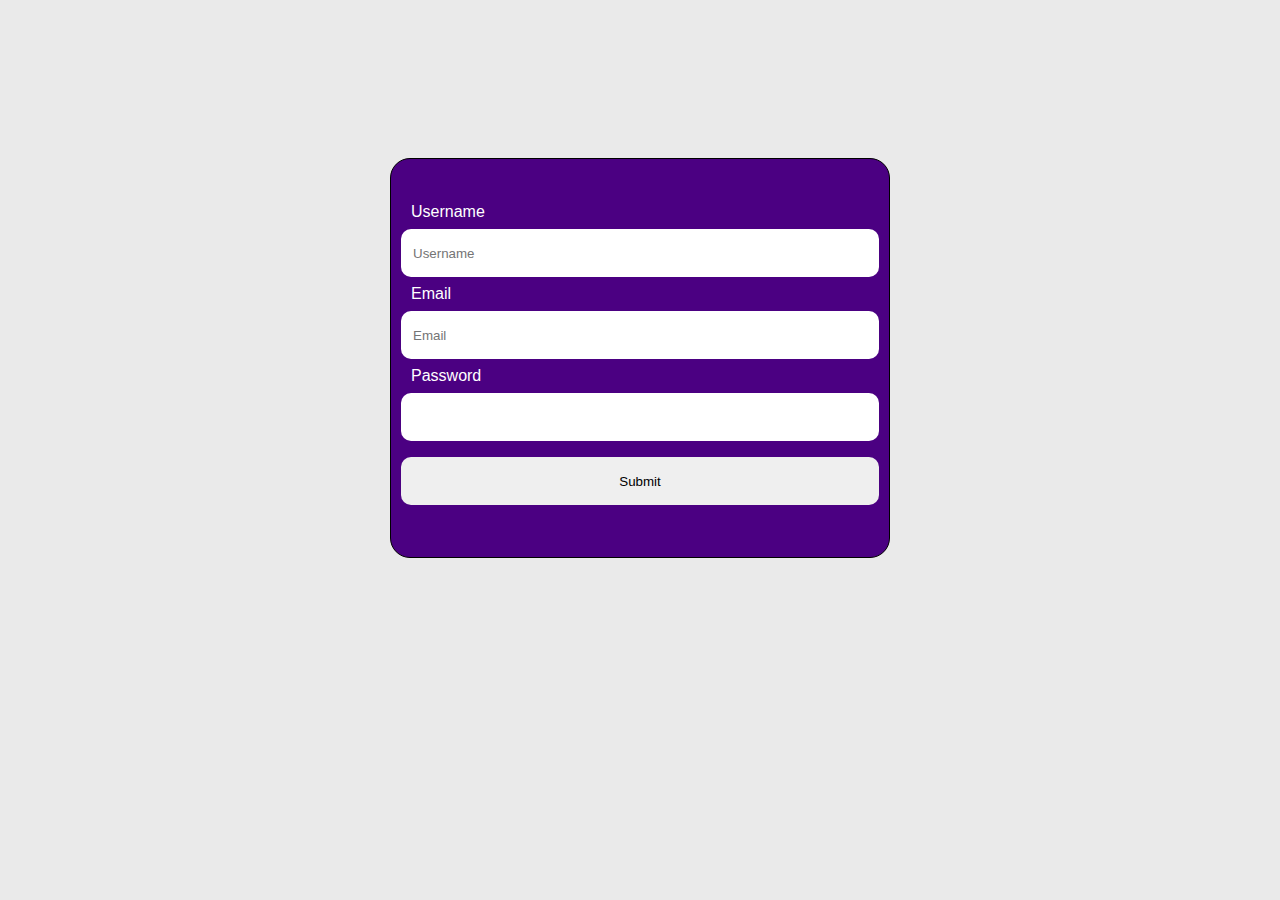
<file: index.html>
<!DOCTYPE html>
<html lang="en">
  <head>
    <meta charset="UTF-8" />
    <meta name="viewport" content="width=device-width, initial-scale=1.0" />
    <title>Document</title>
    <link rel="stylesheet" href="style.css" />
    <!-- Fonts -->
    <link rel="preconnect" href="https://fonts.googleapis.com" />
    <link rel="preconnect" href="https://fonts.gstatic.com" crossorigin />
    <link href="https://fonts.googleapis.com/css2?family=Quicksand:wght@300..700&display=swap" rel="stylesheet" />
  </head>
  <body>
    <header class="container">
      <div class="form-container">
        <form action="#">
          <label for="username" id="username">Username</label>
          <input type="text" id="username" name="username" placeholder="Username" />
          <label for="email" id="email">Email</label>
          <input type="email" id="email" name="email" placeholder="Email" />
          <label for="password" id="password">Password</label>
          <input type="password" id="password" name="password" />
          <input type="submit" value="Submit" id="submit" />
        </form>
      </div>
    </header>
    <script src="main1.js"></script>
  </body>
</html>
</file>
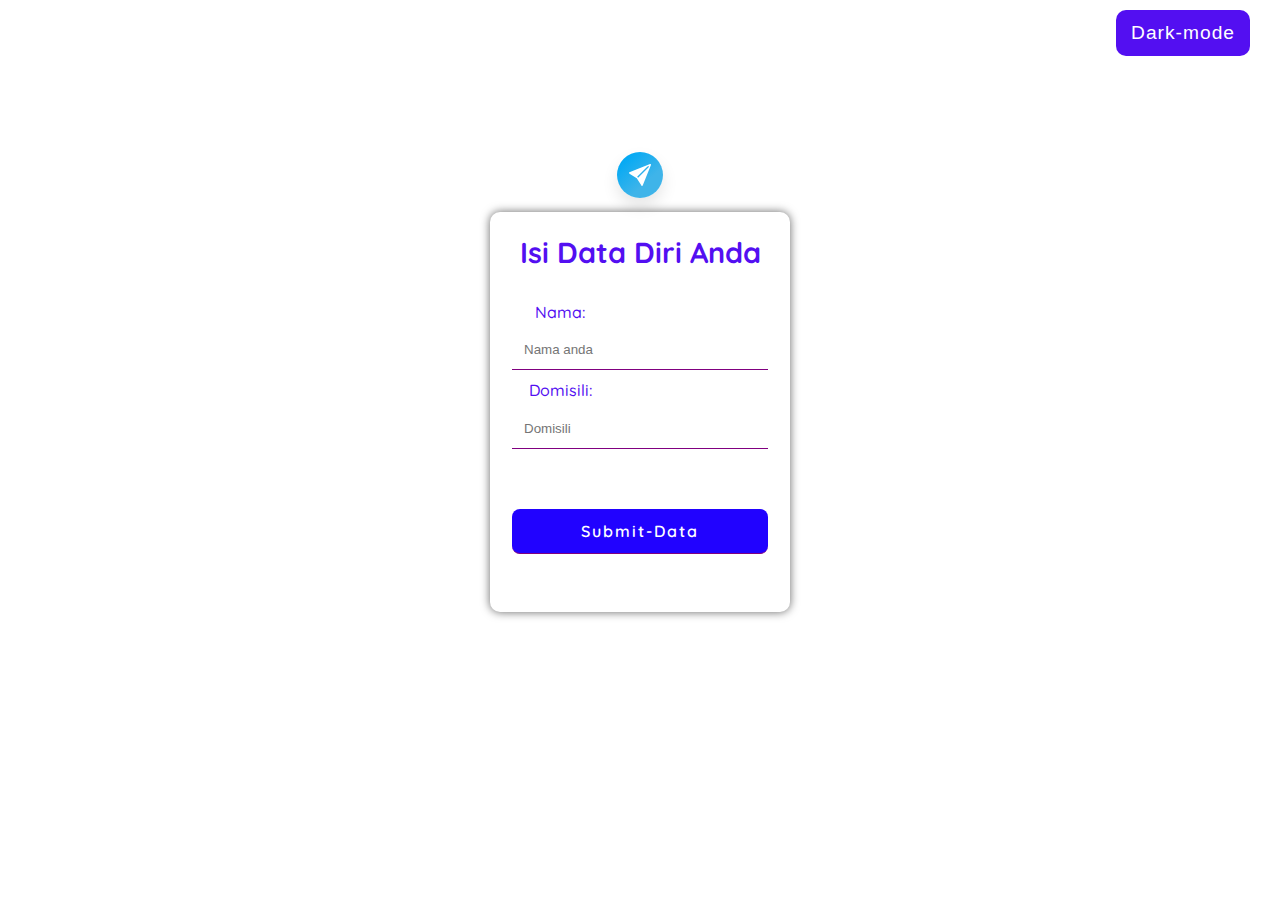
<file: DOM.html>
<!DOCTYPE html>
<html lang="en">
  <head>
    <meta charset="UTF-8" />
    <meta name="viewport" content="width=device-width, initial-scale=1.0" />
    <title>Document</title>
    <link rel="stylesheet" href="DOM.css" />
  </head>
  <body>
    <div class="dark">
      <button class="btn-dark-theme">Dark-mode</button>
    </div>

    <div class="content">
      <h2>Isi Data Diri Anda</h2>
      <div class="form-content">
        <form action="#" id="formDataDiri">
          <div class="form-element">
            <label for="input-nama">Nama:</label>
            <input type="text" id="inputNama" placeholder="Nama anda" required />
          </div>

          <div class="form-element">
            <label for="inputDomisili">Domisili:</label>
            <input type="text" id="inputDomisili" name="domisili" placeholder="Domisili" required />
          </div>
          <div class="form-element">
            <input type="submit" value="Submit-data" id="submit" />
          </div>
        </form>
      </div>
      <h3 id="messageAfterSubmit"></h3>
      <!-- Icon sosial media -->
    </div>
    <div class="tooltip-container">
      <span class="text">
        <svg xmlns="http://www.w3.org/2000/svg" width="22" height="22" class="bi bi-send-fill" viewBox="0 0 16 16">
          <path
            d="M15.964.686a.5.5 0 0 0-.65-.65L.767 5.855H.766l-.452.18a.5.5 0 0 0-.082.887l.41.26.001.002 4.995 3.178 3.178 4.995.002.002.26.41a.5.5 0 0 0 .886-.083zm-1.833 1.89L6.637 10.07l-.215-.338a.5.5 0 0 0-.154-.154l-.338-.215 7.494-7.494 1.178-.471z"
          ></path>
        </svg>
      </span>
      <span class="tooltip1">
        <svg xmlns="http://www.w3.org/2000/svg" width="20" height="20" class="bi bi-twitter" viewBox="0 0 16 16">
          <path
            d="M5.026 15c6.038 0 9.341-5.003 9.341-9.334q.002-.211-.006-.422A6.7 6.7 0 0 0 16 3.542a6.7 6.7 0 0 1-1.889.518 3.3 3.3 0 0 0 1.447-1.817 6.5 6.5 0 0 1-2.087.793A3.286 3.286 0 0 0 7.875 6.03a9.32 9.32 0 0 1-6.767-3.429 3.29 3.29 0 0 0 1.018 4.382A3.3 3.3 0 0 1 .64 6.575v.045a3.29 3.29 0 0 0 2.632 3.218 3.2 3.2 0 0 1-.865.115 3 3 0 0 1-.614-.057 3.28 3.28 0 0 0 3.067 2.277A6.6 6.6 0 0 1 .78 13.58a6 6 0 0 1-.78-.045A9.34 9.34 0 0 0 5.026 15"
          ></path>
        </svg>
      </span>
      <span class="tooltip2">
        <svg xmlns="http://www.w3.org/2000/svg" width="20" height="20" class="bi bi-facebook" viewBox="0 0 16 16">
          <path
            d="M16 8.049c0-4.446-3.582-8.05-8-8.05C3.58 0-.002 3.603-.002 8.05c0 4.017 2.926 7.347 6.75 7.951v-5.625h-2.03V8.05H6.75V6.275c0-2.017 1.195-3.131 3.022-3.131.876 0 1.791.157 1.791.157v1.98h-1.009c-.993 0-1.303.621-1.303 1.258v1.51h2.218l-.354 2.326H9.25V16c3.824-.604 6.75-3.934 6.75-7.951"
          ></path>
        </svg>
      </span>
      <span class="tooltip3">
        <svg xmlns="http://www.w3.org/2000/svg" width="20" height="20" class="bi bi-whatsapp" viewBox="0 0 16 16">
          <path
            d="M13.601 2.326A7.85 7.85 0 0 0 7.994 0C3.627 0 .068 3.558.064 7.926c0 1.399.366 2.76 1.057 3.965L0 16l4.204-1.102a7.9 7.9 0 0 0 3.79.965h.004c4.368 0 7.926-3.558 7.93-7.93A7.9 7.9 0 0 0 13.6 2.326zM7.994 14.521a6.6 6.6 0 0 1-3.356-.92l-.24-.144-2.494.654.666-2.433-.156-.251a6.56 6.56 0 0 1-1.007-3.505c0-3.626 2.957-6.584 6.591-6.584a6.56 6.56 0 0 1 4.66 1.931 6.56 6.56 0 0 1 1.928 4.66c-.004 3.639-2.961 6.592-6.592 6.592m3.615-4.934c-.197-.099-1.17-.578-1.353-.646-.182-.065-.315-.099-.445.099-.133.197-.513.646-.627.775-.114.133-.232.148-.43.05-.197-.1-.836-.308-1.592-.985-.59-.525-.985-1.175-1.103-1.372-.114-.198-.011-.304.088-.403.087-.088.197-.232.296-.346.1-.114.133-.198.198-.33.065-.134.034-.248-.015-.347-.05-.099-.445-1.076-.612-1.47-.16-.389-.323-.335-.445-.34-.114-.007-.247-.007-.38-.007a.73.73 0 0 0-.529.247c-.182.198-.691.677-.691 1.654s.71 1.916.81 2.049c.098.133 1.394 2.132 3.383 2.992.47.205.84.326 1.129.418.475.152.904.129 1.246.08.38-.058 1.171-.48 1.338-.943.164-.464.164-.86.114-.943-.049-.084-.182-.133-.38-.232"
          ></path>
        </svg>
      </span>
      <span class="tooltip4">
        <svg xmlns="http://www.w3.org/2000/svg" width="20" height="20" class="bi bi-discord" viewBox="0 0 16 16">
          <path
            d="M13.545 2.907a13.2 13.2 0 0 0-3.257-1.011.05.05 0 0 0-.052.025c-.141.25-.297.577-.406.833a12.2 12.2 0 0 0-3.658 0 8 8 0 0 0-.412-.833.05.05 0 0 0-.052-.025c-1.125.194-2.22.534-3.257 1.011a.04.04 0 0 0-.021.018C.356 6.024-.213 9.047.066 12.032q.003.022.021.037a13.3 13.3 0 0 0 3.995 2.02.05.05 0 0 0 .056-.019q.463-.63.818-1.329a.05.05 0 0 0-.01-.059l-.018-.011a9 9 0 0 1-1.248-.595.05.05 0 0 1-.02-.066l.015-.019q.127-.095.248-.195a.05.05 0 0 1 .051-.007c2.619 1.196 5.454 1.196 8.041 0a.05.05 0 0 1 .053.007q.121.1.248.195a.05.05 0 0 1-.004.085 8 8 0 0 1-1.249.594.05.05 0 0 0-.03.03.05.05 0 0 0 .003.041c.24.465.515.909.817 1.329a.05.05 0 0 0 .056.019 13.2 13.2 0 0 0 4.001-2.02.05.05 0 0 0 .021-.037c.334-3.451-.559-6.449-2.366-9.106a.03.03 0 0 0-.02-.019m-8.198 7.307c-.789 0-1.438-.724-1.438-1.612s.637-1.613 1.438-1.613c.807 0 1.45.73 1.438 1.613 0 .888-.637 1.612-1.438 1.612m5.316 0c-.788 0-1.438-.724-1.438-1.612s.637-1.613 1.438-1.613c.807 0 1.451.73 1.438 1.613 0 .888-.631 1.612-1.438 1.612"
          ></path>
        </svg>
      </span>
      <span class="tooltip5">
        <svg xmlns="http://www.w3.org/2000/svg" width="20" height="20" class="bi bi-pinterest" viewBox="0 0 16 16">
          <path
            d="M8 0a8 8 0 0 0-2.915 15.452c-.07-.633-.134-1.606.027-2.297.146-.625.938-3.977.938-3.977s-.239-.479-.239-1.187c0-1.113.645-1.943 1.448-1.943.682 0 1.012.512 1.012 1.127 0 .686-.437 1.712-.663 2.663-.188.796.4 1.446 1.185 1.446 1.422 0 2.515-1.5 2.515-3.664 0-1.915-1.377-3.254-3.342-3.254-2.276 0-3.612 1.707-3.612 3.471 0 .688.265 1.425.595 1.826a.24.24 0 0 1 .056.23c-.061.252-.196.796-.222.907-.035.146-.116.177-.268.107-1-.465-1.624-1.926-1.624-3.1 0-2.523 1.834-4.84 5.286-4.84 2.775 0 4.932 1.977 4.932 4.62 0 2.757-1.739 4.976-4.151 4.976-.811 0-1.573-.421-1.834-.919l-.498 1.902c-.181.695-.669 1.566-.995 2.097A8 8 0 1 0 8 0"
          ></path>
        </svg>
      </span>
      <span class="tooltip6">
        <svg xmlns="http://www.w3.org/2000/svg" width="20" height="20" viewBox="0 0 16 16">
          <path
            fill-rule="evenodd"
            d="M8 0C3.584 0 0 3.584 0 8s3.584 8 8 8c4.408 0 8-3.584 8-8s-3.592-8-8-8m5.284 3.688a6.8 6.8 0 0 1 1.545 4.251c-.226-.043-2.482-.503-4.755-.217-.052-.112-.096-.234-.148-.355-.139-.33-.295-.668-.451-.99 2.516-1.023 3.662-2.498 3.81-2.69zM8 1.18c1.735 0 3.323.65 4.53 1.718-.122.174-1.155 1.553-3.584 2.464-1.12-2.056-2.36-3.74-2.551-4A7 7 0 0 1 8 1.18m-2.907.642A43 43 0 0 1 7.627 5.77c-3.193.85-6.013.833-6.317.833a6.87 6.87 0 0 1 3.783-4.78zM1.163 8.01V7.8c.295.01 3.61.053 7.02-.971.199.381.381.772.555 1.162l-.27.078c-3.522 1.137-5.396 4.243-5.553 4.504a6.82 6.82 0 0 1-1.752-4.564zM8 14.837a6.8 6.8 0 0 1-4.19-1.44c.12-.252 1.509-2.924 5.361-4.269.018-.009.026-.009.044-.017a28.3 28.3 0 0 1 1.457 5.18A6.7 6.7 0 0 1 8 14.837m3.81-1.171c-.07-.417-.435-2.412-1.328-4.868 2.143-.338 4.017.217 4.251.295a6.77 6.77 0 0 1-2.924 4.573z"
          ></path>
        </svg>
      </span>
      <span class="tooltip7">
        <svg xmlns="http://www.w3.org/2000/svg" width="20" height="20" class="bi bi-github" viewBox="0 0 16 16">
          <path
            d="M8 0C3.58 0 0 3.58 0 8c0 3.54 2.29 6.53 5.47 7.59.4.07.55-.17.55-.38 0-.19-.01-.82-.01-1.49-2.01.37-2.53-.49-2.69-.94-.09-.23-.48-.94-.82-1.13-.28-.15-.68-.52-.01-.53.63-.01 1.08.58 1.23.82.72 1.21 1.87.87 2.33.66.07-.52.28-.87.51-1.07-1.78-.2-3.64-.89-3.64-3.95 0-.87.31-1.59.82-2.15-.08-.2-.36-1.02.08-2.12 0 0 .67-.21 2.2.82.64-.18 1.32-.27 2-.27s1.36.09 2 .27c1.53-1.04 2.2-.82 2.2-.82.44 1.1.16 1.92.08 2.12.51.56.82 1.27.82 2.15 0 3.07-1.87 3.75-3.65 3.95.29.25.54.73.54 1.48 0 1.07-.01 1.93-.01 2.2 0 .21.15.46.55.38A8.01 8.01 0 0 0 16 8c0-4.42-3.58-8-8-8"
          ></path>
        </svg>
      </span>
      <span class="tooltip8">
        <svg xmlns="http://www.w3.org/2000/svg" width="20" height="20" class="bi bi-reddit" viewBox="0 0 16 16">
          <path
            d="M6.167 8a.83.83 0 0 0-.83.83c0 .459.372.84.83.831a.831.831 0 0 0 0-1.661m1.843 3.647c.315 0 1.403-.038 1.976-.611a.23.23 0 0 0 0-.306.213.213 0 0 0-.306 0c-.353.363-1.126.487-1.67.487-.545 0-1.308-.124-1.671-.487a.213.213 0 0 0-.306 0 .213.213 0 0 0 0 .306c.564.563 1.652.61 1.977.61zm.992-2.807c0 .458.373.83.831.83s.83-.381.83-.83a.831.831 0 0 0-1.66 0z"
          ></path>
          <path
            d="M16 8A8 8 0 1 1 0 8a8 8 0 0 1 16 0m-3.828-1.165c-.315 0-.602.124-.812.325-.801-.573-1.9-.945-3.121-.993l.534-2.501 1.738.372a.83.83 0 1 0 .83-.869.83.83 0 0 0-.744.468l-1.938-.41a.2.2 0 0 0-.153.028.2.2 0 0 0-.086.134l-.592 2.788c-1.24.038-2.358.41-3.17.992-.21-.2-.496-.324-.81-.324a1.163 1.163 0 0 0-.478 2.224q-.03.17-.029.353c0 1.795 2.091 3.256 4.669 3.256s4.668-1.451 4.668-3.256c0-.114-.01-.238-.029-.353.401-.181.688-.592.688-1.069 0-.65-.525-1.165-1.165-1.165"
          ></path>
        </svg>
      </span>
      <span class="tooltip9"></span>
    </div>
    <!-- /* Patra Dinata */ -->
    <div aria-label="Orange and tan hamster running in a metal wheel" role="img" class="wheel-and-hamster">
      <div class="wheel"></div>
      <div class="hamster">
        <div class="hamster__body">
          <div class="hamster__head">
            <div class="hamster__ear"></div>
            <div class="hamster__eye"></div>
            <div class="hamster__nose"></div>
          </div>
          <div class="hamster__limb hamster__limb--fr"></div>
          <div class="hamster__limb hamster__limb--fl"></div>
          <div class="hamster__limb hamster__limb--br"></div>
          <div class="hamster__limb hamster__limb--bl"></div>
          <div class="hamster__tail"></div>
        </div>
      </div>
      <div class="spoke"></div>
    </div>
    <script src="DOM.js"></script>
  </body>
</html>
</file>
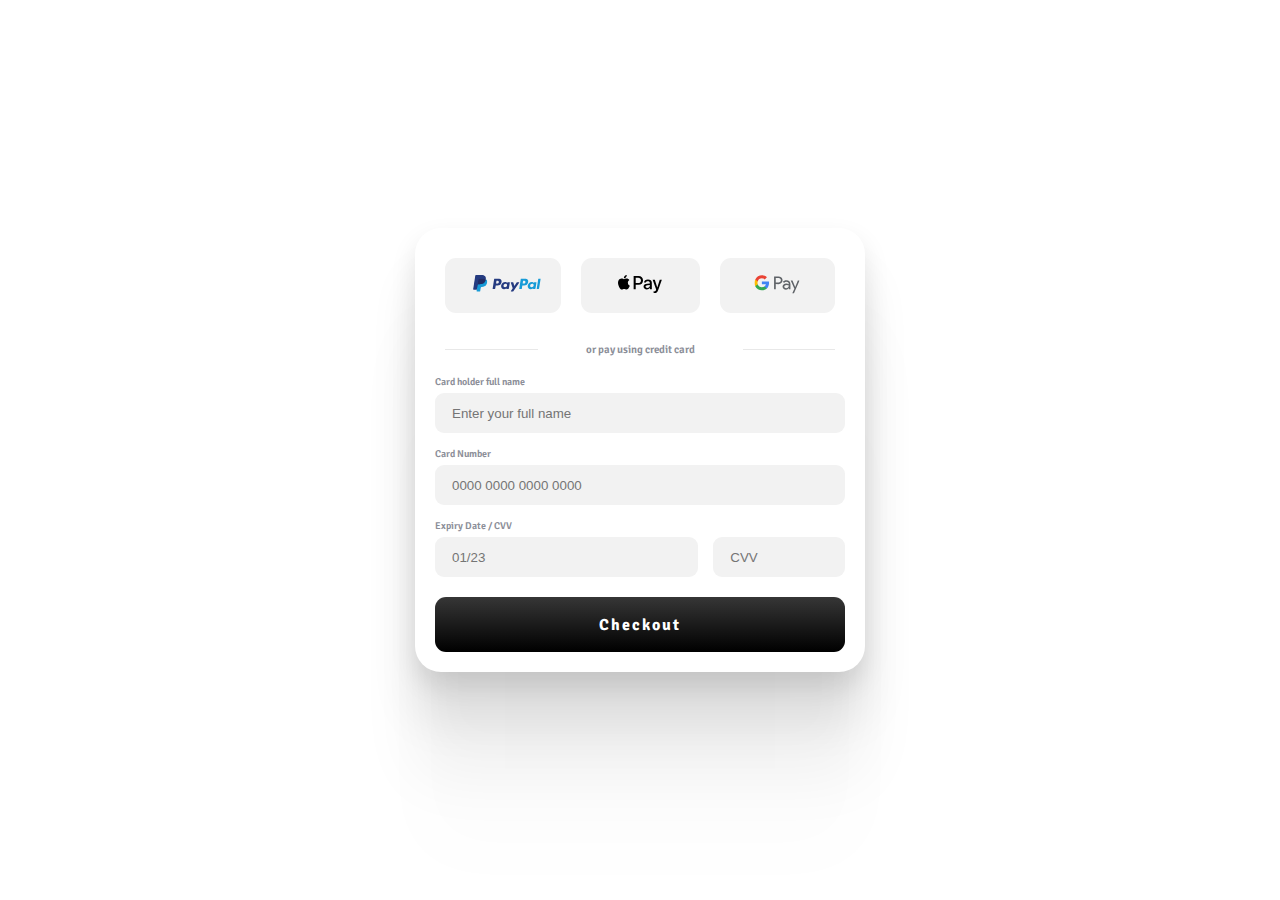
<file: form.html>
<!DOCTYPE html>
<html lang="en">
  <head>
    <meta charset="UTF-8" />
    <meta name="viewport" content="width=device-width, initial-scale=1.0" />
    <title>Document</title>
    <link rel="stylesheet" href="form.css" />
    <link rel="stylesheet" href="https://cdnjs.cloudflare.com/ajax/libs/font-awesome/6.0.0-beta3/css/all.min.css" />
  </head>
  <body>
    <div class="modal">
      <form class="form">
        <div class="payment--options">
          <button name="paypal" type="button">
            <svg xml:space="preserve" viewBox="0 0 124 33" height="33px" width="124px" y="0px" x="0px" id="Layer_1" version="1.1" xmlns:xlink="http://www.w3.org/1999/xlink" xmlns="http://www.w3.org/2000/svg">
              <path
                d="M46.211,6.749h-6.839c-0.468,0-0.866,0.34-0.939,0.802l-2.766,17.537c-0.055,0.346,0.213,0.658,0.564,0.658  h3.265c0.468,0,0.866-0.34,0.939-0.803l0.746-4.73c0.072-0.463,0.471-0.803,0.938-0.803h2.165c4.505,0,7.105-2.18,7.784-6.5  c0.306-1.89,0.013-3.375-0.872-4.415C50.224,7.353,48.5,6.749,46.211,6.749z M47,13.154c-0.374,2.454-2.249,2.454-4.062,2.454  h-1.032l0.724-4.583c0.043-0.277,0.283-0.481,0.563-0.481h0.473c1.235,0,2.4,0,3.002,0.704C47.027,11.668,47.137,12.292,47,13.154z"
                fill="#253B80"
              ></path>
              <path
                d="M66.654,13.075h-3.275c-0.279,0-0.52,0.204-0.563,0.481l-0.145,0.916l-0.229-0.332  c-0.709-1.029-2.29-1.373-3.868-1.373c-3.619,0-6.71,2.741-7.312,6.586c-0.313,1.918,0.132,3.752,1.22,5.031  c0.998,1.176,2.426,1.666,4.125,1.666c2.916,0,4.533-1.875,4.533-1.875l-0.146,0.91c-0.055,0.348,0.213,0.66,0.562,0.66h2.95  c0.469,0,0.865-0.34,0.939-0.803l1.77-11.209C67.271,13.388,67.004,13.075,66.654,13.075z M62.089,19.449  c-0.316,1.871-1.801,3.127-3.695,3.127c-0.951,0-1.711-0.305-2.199-0.883c-0.484-0.574-0.668-1.391-0.514-2.301  c0.295-1.855,1.805-3.152,3.67-3.152c0.93,0,1.686,0.309,2.184,0.892C62.034,17.721,62.232,18.543,62.089,19.449z"
                fill="#253B80"
              ></path>
              <path
                d="M84.096,13.075h-3.291c-0.314,0-0.609,0.156-0.787,0.417l-4.539,6.686l-1.924-6.425  c-0.121-0.402-0.492-0.678-0.912-0.678h-3.234c-0.393,0-0.666,0.384-0.541,0.754l3.625,10.638l-3.408,4.811  c-0.268,0.379,0.002,0.9,0.465,0.9h3.287c0.312,0,0.604-0.152,0.781-0.408L84.564,13.97C84.826,13.592,84.557,13.075,84.096,13.075z"
                fill="#253B80"
              ></path>
              <path
                d="M94.992,6.749h-6.84c-0.467,0-0.865,0.34-0.938,0.802l-2.766,17.537c-0.055,0.346,0.213,0.658,0.562,0.658  h3.51c0.326,0,0.605-0.238,0.656-0.562l0.785-4.971c0.072-0.463,0.471-0.803,0.938-0.803h2.164c4.506,0,7.105-2.18,7.785-6.5  c0.307-1.89,0.012-3.375-0.873-4.415C99.004,7.353,97.281,6.749,94.992,6.749z M95.781,13.154c-0.373,2.454-2.248,2.454-4.062,2.454  h-1.031l0.725-4.583c0.043-0.277,0.281-0.481,0.562-0.481h0.473c1.234,0,2.4,0,3.002,0.704  C95.809,11.668,95.918,12.292,95.781,13.154z"
                fill="#179BD7"
              ></path>
              <path
                d="M115.434,13.075h-3.273c-0.281,0-0.52,0.204-0.562,0.481l-0.145,0.916l-0.23-0.332  c-0.709-1.029-2.289-1.373-3.867-1.373c-3.619,0-6.709,2.741-7.311,6.586c-0.312,1.918,0.131,3.752,1.219,5.031  c1,1.176,2.426,1.666,4.125,1.666c2.916,0,4.533-1.875,4.533-1.875l-0.146,0.91c-0.055,0.348,0.213,0.66,0.564,0.66h2.949  c0.467,0,0.865-0.34,0.938-0.803l1.771-11.209C116.053,13.388,115.785,13.075,115.434,13.075z M110.869,19.449  c-0.314,1.871-1.801,3.127-3.695,3.127c-0.949,0-1.711-0.305-2.199-0.883c-0.484-0.574-0.666-1.391-0.514-2.301  c0.297-1.855,1.805-3.152,3.67-3.152c0.93,0,1.686,0.309,2.184,0.892C110.816,17.721,111.014,18.543,110.869,19.449z"
                fill="#179BD7"
              ></path>
              <path
                d="M119.295,7.23l-2.807,17.858c-0.055,0.346,0.213,0.658,0.562,0.658h2.822c0.469,0,0.867-0.34,0.939-0.803  l2.768-17.536c0.055-0.346-0.213-0.659-0.562-0.659h-3.16C119.578,6.749,119.338,6.953,119.295,7.23z"
                fill="#179BD7"
              ></path>
              <path
                d="M7.266,29.154l0.523-3.322l-1.165-0.027H1.061L4.927,1.292C4.939,1.218,4.978,1.149,5.035,1.1  c0.057-0.049,0.13-0.076,0.206-0.076h9.38c3.114,0,5.263,0.648,6.385,1.927c0.526,0.6,0.861,1.227,1.023,1.917  c0.17,0.724,0.173,1.589,0.007,2.644l-0.012,0.077v0.676l0.526,0.298c0.443,0.235,0.795,0.504,1.065,0.812  c0.45,0.513,0.741,1.165,0.864,1.938c0.127,0.795,0.085,1.741-0.123,2.812c-0.24,1.232-0.628,2.305-1.152,3.183  c-0.482,0.809-1.096,1.48-1.825,2c-0.696,0.494-1.523,0.869-2.458,1.109c-0.906,0.236-1.939,0.355-3.072,0.355h-0.73  c-0.522,0-1.029,0.188-1.427,0.525c-0.399,0.344-0.663,0.814-0.744,1.328l-0.055,0.299l-0.924,5.855l-0.042,0.215  c-0.011,0.068-0.03,0.102-0.058,0.125c-0.025,0.021-0.061,0.035-0.096,0.035H7.266z"
                fill="#253B80"
              ></path>
              <path
                d="M23.048,7.667L23.048,7.667L23.048,7.667c-0.028,0.179-0.06,0.362-0.096,0.55  c-1.237,6.351-5.469,8.545-10.874,8.545H9.326c-0.661,0-1.218,0.48-1.321,1.132l0,0l0,0L6.596,26.83l-0.399,2.533  c-0.067,0.428,0.263,0.814,0.695,0.814h4.881c0.578,0,1.069-0.42,1.16-0.99l0.048-0.248l0.919-5.832l0.059-0.32  c0.09-0.572,0.582-0.992,1.16-0.992h0.73c4.729,0,8.431-1.92,9.513-7.476c0.452-2.321,0.218-4.259-0.978-5.622  C24.022,8.286,23.573,7.945,23.048,7.667z"
                fill="#179BD7"
              ></path>
              <path
                d="M21.754,7.151c-0.189-0.055-0.384-0.105-0.584-0.15c-0.201-0.044-0.407-0.083-0.619-0.117  c-0.742-0.12-1.555-0.177-2.426-0.177h-7.352c-0.181,0-0.353,0.041-0.507,0.115C9.927,6.985,9.675,7.306,9.614,7.699L8.05,17.605  l-0.045,0.289c0.103-0.652,0.66-1.132,1.321-1.132h2.752c5.405,0,9.637-2.195,10.874-8.545c0.037-0.188,0.068-0.371,0.096-0.55  c-0.313-0.166-0.652-0.308-1.017-0.429C21.941,7.208,21.848,7.179,21.754,7.151z"
                fill="#222D65"
              ></path>
              <path
                d="M9.614,7.699c0.061-0.393,0.313-0.714,0.652-0.876c0.155-0.074,0.326-0.115,0.507-0.115h7.352  c0.871,0,1.684,0.057,2.426,0.177c0.212,0.034,0.418,0.073,0.619,0.117c0.2,0.045,0.395,0.095,0.584,0.15  c0.094,0.028,0.187,0.057,0.278,0.086c0.365,0.121,0.704,0.264,1.017,0.429c0.368-2.347-0.003-3.945-1.272-5.392  C20.378,0.682,17.853,0,14.622,0h-9.38c-0.66,0-1.223,0.48-1.325,1.133L0.01,25.898c-0.077,0.49,0.301,0.932,0.795,0.932h5.791  l1.454-9.225L9.614,7.699z"
                fill="#253B80"
              ></path>
            </svg>
          </button>
          <button name="apple-pay" type="button">
            <svg xml:space="preserve" viewBox="0 0 512 210.2" y="0px" x="0px" id="Layer_1" version="1.1" xmlns:xlink="http://www.w3.org/1999/xlink" xmlns="http://www.w3.org/2000/svg">
              <path
                d="M93.6,27.1C87.6,34.2,78,39.8,68.4,39c-1.2-9.6,3.5-19.8,9-26.1c6-7.3,16.5-12.5,25-12.9  C103.4,10,99.5,19.8,93.6,27.1 M102.3,40.9c-13.9-0.8-25.8,7.9-32.4,7.9c-6.7,0-16.8-7.5-27.8-7.3c-14.3,0.2-27.6,8.3-34.9,21.2  c-15,25.8-3.9,64,10.6,85c7.1,10.4,15.6,21.8,26.8,21.4c10.6-0.4,14.8-6.9,27.6-6.9c12.9,0,16.6,6.9,27.8,6.7  c11.6-0.2,18.9-10.4,26-20.8c8.1-11.8,11.4-23.3,11.6-23.9c-0.2-0.2-22.4-8.7-22.6-34.3c-0.2-21.4,17.5-31.6,18.3-32.2  C123.3,42.9,107.7,41.3,102.3,40.9 M182.6,11.9v155.9h24.2v-53.3h33.5c30.6,0,52.1-21,52.1-51.4c0-30.4-21.1-51.2-51.3-51.2H182.6z   M206.8,32.3h27.9c21,0,33,11.2,33,30.9c0,19.7-12,31-33.1,31h-27.8V32.3z M336.6,169c15.2,0,29.3-7.7,35.7-19.9h0.5v18.7h22.4V90.2  c0-22.5-18-37-45.7-37c-25.7,0-44.7,14.7-45.4,34.9h21.8c1.8-9.6,10.7-15.9,22.9-15.9c14.8,0,23.1,6.9,23.1,19.6v8.6l-30.2,1.8  c-28.1,1.7-43.3,13.2-43.3,33.2C298.4,155.6,314.1,169,336.6,169z M343.1,150.5c-12.9,0-21.1-6.2-21.1-15.7c0-9.8,7.9-15.5,23-16.4  l26.9-1.7v8.8C371.9,140.1,359.5,150.5,343.1,150.5z M425.1,210.2c23.6,0,34.7-9,44.4-36.3L512,54.7h-24.6l-28.5,92.1h-0.5  l-28.5-92.1h-25.3l41,113.5l-2.2,6.9c-3.7,11.7-9.7,16.2-20.4,16.2c-1.9,0-5.6-0.2-7.1-0.4v18.7C417.3,210,423.3,210.2,425.1,210.2z"
                id="XMLID_34_"
              ></path>
              <g></g>
              <g></g>
              <g></g>
              <g></g>
              <g></g>
              <g></g>
            </svg>
          </button>
          <button name="google-pay" type="button">
            <svg fill="none" viewBox="0 0 80 39" height="39" width="80" xmlns="http://www.w3.org/2000/svg">
              <g clip-path="url(#clip0_134_34)">
                <path
                  fill="#5F6368"
                  d="M37.8 19.7V29H34.8V6H42.6C44.5 6 46.3001 6.7 47.7001 8C49.1001 9.2 49.8 11 49.8 12.9C49.8 14.8 49.1001 16.5 47.7001 17.8C46.3001 19.1 44.6 19.8 42.6 19.8L37.8 19.7ZM37.8 8.8V16.8H42.8C43.9 16.8 45.0001 16.4 45.7001 15.6C47.3001 14.1 47.3 11.6 45.8 10.1L45.7001 10C44.9001 9.2 43.9 8.7 42.8 8.8H37.8Z"
                ></path>
                <path
                  fill="#5F6368"
                  d="M56.7001 12.8C58.9001 12.8 60.6001 13.4 61.9001 14.6C63.2001 15.8 63.8 17.4 63.8 19.4V29H61V26.8H60.9001C59.7001 28.6 58 29.5 56 29.5C54.3 29.5 52.8 29 51.6 28C50.5 27 49.8 25.6 49.8 24.1C49.8 22.5 50.4 21.2 51.6 20.2C52.8 19.2 54.5 18.8 56.5 18.8C58.3 18.8 59.7 19.1 60.8 19.8V19.1C60.8 18.1 60.4 17.1 59.6 16.5C58.8 15.8 57.8001 15.4 56.7001 15.4C55.0001 15.4 53.7 16.1 52.8 17.5L50.2001 15.9C51.8001 13.8 53.9001 12.8 56.7001 12.8ZM52.9001 24.2C52.9001 25 53.3001 25.7 53.9001 26.1C54.6001 26.6 55.4001 26.9 56.2001 26.9C57.4001 26.9 58.6 26.4 59.5 25.5C60.5 24.6 61 23.5 61 22.3C60.1 21.6 58.8 21.2 57.1 21.2C55.9 21.2 54.9 21.5 54.1 22.1C53.3 22.6 52.9001 23.3 52.9001 24.2Z"
                ></path>
                <path fill="#5F6368" d="M80 13.3L70.1 36H67.1L70.8 28.1L64.3 13.4H67.5L72.2 24.7H72.3L76.9 13.4H80V13.3Z"></path>
                <path fill="#4285F4" d="M25.9 17.7C25.9 16.8 25.8 15.9 25.7 15H13.2V20.1H20.3C20 21.7 19.1 23.2 17.7 24.1V27.4H22C24.5 25.1 25.9 21.7 25.9 17.7Z"></path>
                <path
                  fill="#34A853"
                  d="M13.1999 30.5999C16.7999 30.5999 19.7999 29.3999 21.9999 27.3999L17.6999 24.0999C16.4999 24.8999 14.9999 25.3999 13.1999 25.3999C9.7999 25.3999 6.7999 23.0999 5.7999 19.8999H1.3999V23.2999C3.6999 27.7999 8.1999 30.5999 13.1999 30.5999Z"
                ></path>
                <path fill="#FBBC04" d="M5.8001 19.8999C5.2001 18.2999 5.2001 16.4999 5.8001 14.7999V11.3999H1.4001C-0.499902 15.0999 -0.499902 19.4999 1.4001 23.2999L5.8001 19.8999Z"></path>
                <path fill="#EA4335" d="M13.2 9.39996C15.1 9.39996 16.9 10.1 18.3 11.4L22.1 7.59996C19.7 5.39996 16.5 4.09996 13.3 4.19996C8.3 4.19996 3.7 6.99996 1.5 11.5L5.9 14.9C6.8 11.7 9.8 9.39996 13.2 9.39996Z"></path>
              </g>
              <defs>
                <clipPath id="clip0_134_34">
                  <rect fill="white" height="38.1" width="80"></rect>
                </clipPath>
              </defs>
            </svg>
          </button>
        </div>
        <div class="separator">
          <hr class="line" />
          <p>or pay using credit card</p>
          <hr class="line" />
        </div>
        <div class="credit-card-info--form">
          <div class="input_container">
            <label for="password_field" class="input_label">Card holder full name</label>
            <input id="password_field" class="input_field" type="text" name="input-name" title="Inpit title" placeholder="Enter your full name" />
          </div>
          <div class="input_container">
            <label for="password_field" class="input_label">Card Number</label>
            <input id="password_field" class="input_field" type="number" name="input-name" title="Inpit title" placeholder="0000 0000 0000 0000" />
          </div>
          <div class="input_container">
            <label for="password_field" class="input_label">Expiry Date / CVV</label>
            <div class="split">
              <input id="password_field" class="input_field" type="text" name="input-name" title="Expiry Date" placeholder="01/23" />
              <input id="password_field" class="input_field" type="number" name="cvv" title="CVV" placeholder="CVV" />
            </div>
          </div>
        </div>
        <button class="purchase--btn">Checkout</button>
      </form>
    </div>
  </body>
</html>
</file>
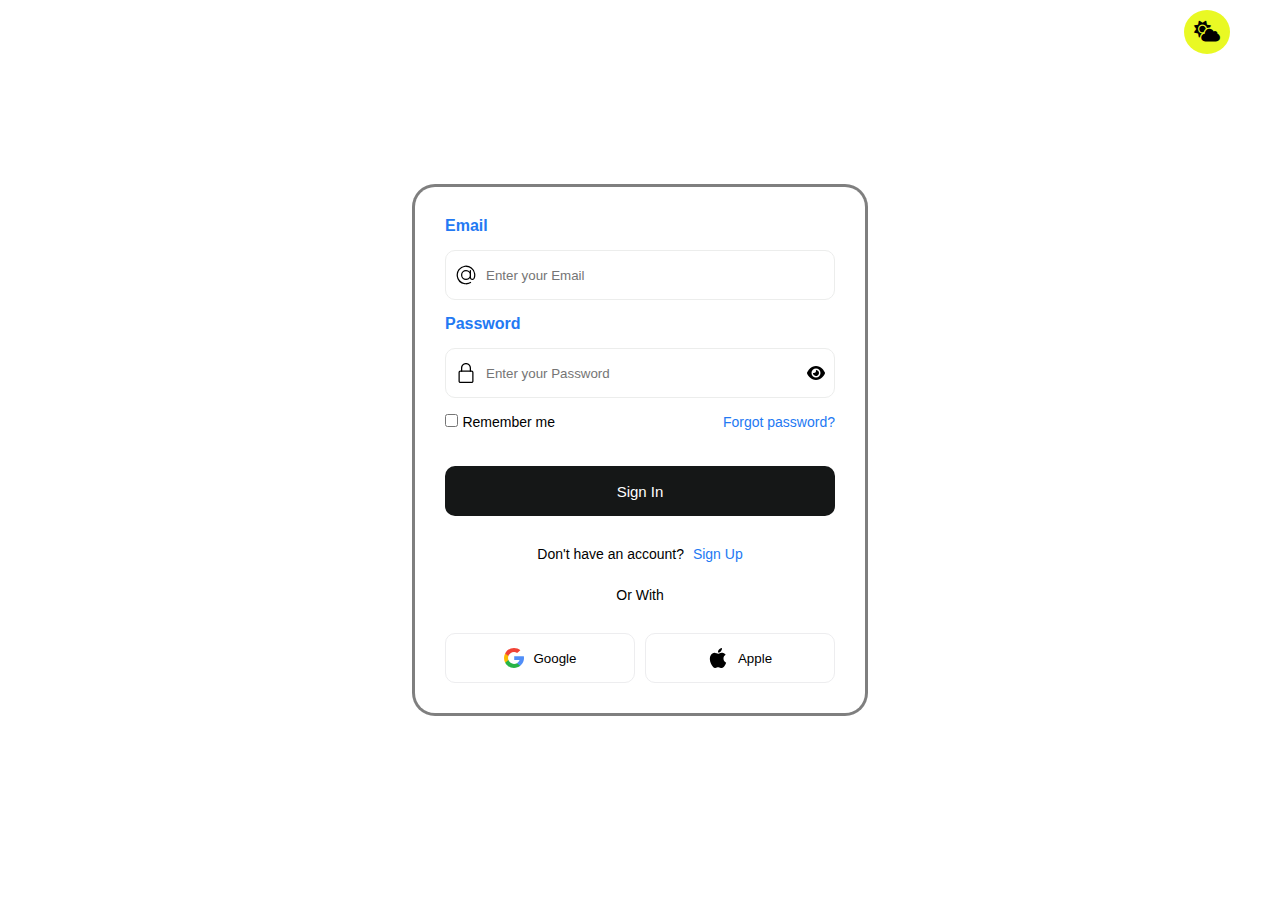
<file: formulir.html>
<!DOCTYPE html>
<html lang="en">
  <head>
    <meta charset="UTF-8" />
    <meta name="viewport" content="width=device-width, initial-scale=1.0" />
    <title>Document</title>
    <link rel="stylesheet" href="formulir.css" />
    <link rel="stylesheet" href="https://cdnjs.cloudflare.com/ajax/libs/font-awesome/6.0.0-beta3/css/all.min.css" />

    <!-- fonts -->
    <link rel="preconnect" href="https://fonts.googleapis.com" />
    <link rel="preconnect" href="https://fonts.gstatic.com" crossorigin />
    <link
      href="https://fonts.googleapis.com/css2?family=Inter:ital,opsz,wght@0,14..32,100..900;1,14..32,100..900&family=Poppins:ital,wght@0,100;0,200;0,300;0,400;0,500;0,600;0,700;0,800;0,900;1,100;1,200;1,300;1,400;1,500;1,600;1,700;1,800;1,900&family=Quicksand:wght@300..700&family=Signika:wght@300..700&display=swap"
      rel="stylesheet"
    />
  </head>
  <body>
    <div class="icons">
      <a href="#"><i class="fa-solid fa-cloud-sun"></i></a>
    </div>
    <form class="form">
      <div class="flex-column">
        <label>Email </label>
      </div>
      <div class="inputForm">
        <svg height="20" viewBox="0 0 32 32" width="20" xmlns="http://www.w3.org/2000/svg">
          <g id="Layer_3" data-name="Layer 3">
            <path
              d="m30.853 13.87a15 15 0 0 0 -29.729 4.082 15.1 15.1 0 0 0 12.876 12.918 15.6 15.6 0 0 0 2.016.13 14.85 14.85 0 0 0 7.715-2.145 1 1 0 1 0 -1.031-1.711 13.007 13.007 0 1 1 5.458-6.529 2.149 2.149 0 0 1 -4.158-.759v-10.856a1 1 0 0 0 -2 0v1.726a8 8 0 1 0 .2 10.325 4.135 4.135 0 0 0 7.83.274 15.2 15.2 0 0 0 .823-7.455zm-14.853 8.13a6 6 0 1 1 6-6 6.006 6.006 0 0 1 -6 6z"
            ></path>
          </g>
        </svg>
        <input type="text" class="input" placeholder="Enter your Email" />
      </div>

      <div class="flex-column">
        <label>Password </label>
      </div>
      <div class="inputForm">
        <svg height="20" viewBox="-64 0 512 512" width="20" xmlns="http://www.w3.org/2000/svg">
          <path
            d="m336 512h-288c-26.453125 0-48-21.523438-48-48v-224c0-26.476562 21.546875-48 48-48h288c26.453125 0 48 21.523438 48 48v224c0 26.476562-21.546875 48-48 48zm-288-288c-8.8125 0-16 7.167969-16 16v224c0 8.832031 7.1875 16 16 16h288c8.8125 0 16-7.167969 16-16v-224c0-8.832031-7.1875-16-16-16zm0 0"
          ></path>
          <path
            d="m304 224c-8.832031 0-16-7.167969-16-16v-80c0-52.929688-43.070312-96-96-96s-96 43.070312-96 96v80c0 8.832031-7.167969 16-16 16s-16-7.167969-16-16v-80c0-70.59375 57.40625-128 128-128s128 57.40625 128 128v80c0 8.832031-7.167969 16-16 16zm0 0"
          ></path>
        </svg>
        <input type="password" class="input" placeholder="Enter your Password" />
        <svg viewBox="0 0 576 512" height="1em" xmlns="http://www.w3.org/2000/svg">
          <path
            d="M288 32c-80.8 0-145.5 36.8-192.6 80.6C48.6 156 17.3 208 2.5 243.7c-3.3 7.9-3.3 16.7 0 24.6C17.3 304 48.6 356 95.4 399.4C142.5 443.2 207.2 480 288 480s145.5-36.8 192.6-80.6c46.8-43.5 78.1-95.4 93-131.1c3.3-7.9 3.3-16.7 0-24.6c-14.9-35.7-46.2-87.7-93-131.1C433.5 68.8 368.8 32 288 32zM144 256a144 144 0 1 1 288 0 144 144 0 1 1 -288 0zm144-64c0 35.3-28.7 64-64 64c-7.1 0-13.9-1.2-20.3-3.3c-5.5-1.8-11.9 1.6-11.7 7.4c.3 6.9 1.3 13.8 3.2 20.7c13.7 51.2 66.4 81.6 117.6 67.9s81.6-66.4 67.9-117.6c-11.1-41.5-47.8-69.4-88.6-71.1c-5.8-.2-9.2 6.1-7.4 11.7c2.1 6.4 3.3 13.2 3.3 20.3z"
          ></path>
        </svg>
      </div>

      <div class="flex-row">
        <div>
          <input type="checkbox" />
          <label>Remember me </label>
        </div>
        <span class="span">Forgot password?</span>
      </div>
      <button class="button-submit">Sign In</button>
      <p class="p">Don't have an account? <span class="span">Sign Up</span></p>
      <p class="p line">Or With</p>

      <div class="flex-row">
        <button class="btn google">
          <svg version="1.1" width="20" id="Layer_1" xmlns="http://www.w3.org/2000/svg" xmlns:xlink="http://www.w3.org/1999/xlink" x="0px" y="0px" viewBox="0 0 512 512" style="enable-background: new 0 0 512 512" xml:space="preserve">
            <path
              style="fill: #fbbb00"
              d="M113.47,309.408L95.648,375.94l-65.139,1.378C11.042,341.211,0,299.9,0,256
        c0-42.451,10.324-82.483,28.624-117.732h0.014l57.992,10.632l25.404,57.644c-5.317,15.501-8.215,32.141-8.215,49.456
        C103.821,274.792,107.225,292.797,113.47,309.408z"
            ></path>
            <path
              style="fill: #518ef8"
              d="M507.527,208.176C510.467,223.662,512,239.655,512,256c0,18.328-1.927,36.206-5.598,53.451
        c-12.462,58.683-45.025,109.925-90.134,146.187l-0.014-0.014l-73.044-3.727l-10.338-64.535
        c29.932-17.554,53.324-45.025,65.646-77.911h-136.89V208.176h138.887L507.527,208.176L507.527,208.176z"
            ></path>
            <path
              style="fill: #28b446"
              d="M416.253,455.624l0.014,0.014C372.396,490.901,316.666,512,256,512
        c-97.491,0-182.252-54.491-225.491-134.681l82.961-67.91c21.619,57.698,77.278,98.771,142.53,98.771
        c28.047,0,54.323-7.582,76.87-20.818L416.253,455.624z"
            ></path>
            <path
              style="fill: #f14336"
              d="M419.404,58.936l-82.933,67.896c-23.335-14.586-50.919-23.012-80.471-23.012
        c-66.729,0-123.429,42.957-143.965,102.724l-83.397-68.276h-0.014C71.23,56.123,157.06,0,256,0
        C318.115,0,375.068,22.126,419.404,58.936z"
            ></path>
          </svg>

          Google</button
        ><button class="btn apple">
          <svg
            version="1.1"
            height="20"
            width="20"
            id="Capa_1"
            xmlns="http://www.w3.org/2000/svg"
            xmlns:xlink="http://www.w3.org/1999/xlink"
            x="0px"
            y="0px"
            viewBox="0 0 22.773 22.773"
            style="enable-background: new 0 0 22.773 22.773"
            xml:space="preserve"
          >
            <g>
              <g>
                <path d="M15.769,0c0.053,0,0.106,0,0.162,0c0.13,1.606-0.483,2.806-1.228,3.675c-0.731,0.863-1.732,1.7-3.351,1.573 c-0.108-1.583,0.506-2.694,1.25-3.561C13.292,0.879,14.557,0.16,15.769,0z"></path>
                <path
                  d="M20.67,16.716c0,0.016,0,0.03,0,0.045c-0.455,1.378-1.104,2.559-1.896,3.655c-0.723,0.995-1.609,2.334-3.191,2.334 c-1.367,0-2.275-0.879-3.676-0.903c-1.482-0.024-2.297,0.735-3.652,0.926c-0.155,0-0.31,0-0.462,0 c-0.995-0.144-1.798-0.932-2.383-1.642c-1.725-2.098-3.058-4.808-3.306-8.276c0-0.34,0-0.679,0-1.019 c0.105-2.482,1.311-4.5,2.914-5.478c0.846-0.52,2.009-0.963,3.304-0.765c0.555,0.086,1.122,0.276,1.619,0.464 c0.471,0.181,1.06,0.502,1.618,0.485c0.378-0.011,0.754-0.208,1.135-0.347c1.116-0.403,2.21-0.865,3.652-0.648 c1.733,0.262,2.963,1.032,3.723,2.22c-1.466,0.933-2.625,2.339-2.427,4.74C17.818,14.688,19.086,15.964,20.67,16.716z"
                ></path>
              </g>
            </g>
          </svg>

          Apple
        </button>
      </div>
    </form>
    <script src="formulir.js"></script>
  </body>
</html>
</file>
<file: style.css>
*,
::before,
::after {
  box-sizing: border-box;
}

body {
  font-family: "Quicsand", sans-serif;
  line-height: 2px;
  background-color: #eaeaea;
}

header.container {
  display: flex;
  justify-content: center;
  align-items: center;
  height: 700px;
}

header.container .form-container {
  width: 500px;
  height: 400px;
  border: 1px solid;
  display: flex;
  align-items: center;
  background-color: indigo;
  border-radius: 20px;
}

header.container .form-container form {
  display: flex;
  flex-direction: column;
  justify-content: center;
  gap: 1rem 2rem;
  width: 100%;
}

header.container .form-container label {
  padding-left: 20px;
  color: white;
  font-size: 1rem;
}

header.container .form-container input {
  margin: 0 10px;
  padding: 12px;
  min-height: 3rem;
  border-radius: 10px;
  border: none;
  display: flex;
  flex-wrap: wrap;
}
</file>
<file: DOM.css>
@import url("https://fonts.googleapis.com/css2?family=Quicksand:wght@300..700&display=swap");

*,
::before,
::after {
  margin: 0;
  padding: 0;
  box-sizing: border-box;
}

body {
  font-family: "Quicksand", sans-serif;
  background-color: #fff;
  line-height: 2;
  display: flex;
  justify-content: center;
  flex-direction: column;
  align-items: center;
  height: 870px;
  font-size: 1.2rem;
}

:root {
  --primary-color: #3498db;
  --color: #530ff1;
  --white: #fff;
  --submit: #2102ff;

  --message-after-submit: #fff;
}

.dark-mode {
  background-color: #161616;
  color: white;
  --primary-color: #ff00ee;
  --color: #ff00ee;
  --submit: #ff00ee;
  --message-after-submit: #f00;
}

.dark {
  position: absolute;
  top: 0;
  right: 0;
  margin-right: 30px;
}

.btn-dark-theme {
  background-color: var(--color);
  padding: 12px 15px;
  border: none;
  border-radius: 10px;
  color: var(--white);
  font-size: 1.2rem;
  letter-spacing: 1px;
  cursor: pointer;
  margin-top: 10px;
}

.content {
  width: 300px;
  height: 400px;
  background-color: white;
  box-shadow: 0 0 10px rgba(0, 0, 0, 0.6);

  border-radius: 10px;
  padding: 12px;
  text-align: center;
}

.content h2 {
  color: var(--color);
  text-align: center;
}

.content .form-content {
  padding: 10px;
  width: 100%;
  display: flex;
  flex-direction: column;
  flex-wrap: wrap;
}

.content .form-content form {
  height: 100px;
  min-height: 400px;
  position: relative;
  max-width: 100%;
}

.content .form-content input {
  padding: 12px;
  position: relative;
  display: flex;
  width: 100%;
  border: solid purple;
  border-width: 0 0 1px 0;
  outline: none;
}

/* .form-element {
  height: 100px;
} */

.content .form-element label {
  position: relative;
  right: 5rem;
  color: var(--color);
  font-size: 1rem;
  font-weight: 500;

  /* text-decoration: underline; */
}

input[type="submit"] {
  position: absolute;
  bottom: 30px;
  top: 60px;
  width: 100%;
  display: block;
  margin-inline: auto;
  background-color: var(--submit);
  border-radius: 8px;
  color: #ffff;
  letter-spacing: 2px;
  font-size: 1rem;
  font-family: "Quicksand", sans-serif;
  text-transform: capitalize;
  cursor: pointer;
  font-weight: 600;
}

#messageAfterSubmit {
  position: relative;
  bottom: 5rem;
  color: var(--message-after-submit);
  /* font-family: "Quicksand", sans-serif; */
}

.tooltip-container {
  background: rgb(3, 169, 244);
  background: linear-gradient(138deg, rgba(3, 169, 244, 1) 15%, rgba(63, 180, 233, 1) 65%);
  position: relative;
  top: -460px;
  cursor: pointer;
  font-size: 17px;
  padding: 0.7em 0.7em;
  border-radius: 50px;
  box-shadow: 0 0.5rem 1rem rgba(0, 0, 0, 0.1);
}
.tooltip-container:hover {
  background: #fff;
  transition: all 0.6s;
}
.tooltip-container .text {
  display: flex;
  align-items: center;
  justify-content: center;
  fill: #fff;
  transition: all 0.2s;
}
.tooltip-container:hover .text {
  fill: rgb(3, 169, 244);
  transition: all 0.6s;
}

.tooltip1 {
  position: absolute;
  top: 100%;
  left: 50%;
  transform: translateX(-50%);
  opacity: 0;
  visibility: hidden;
  background: #fff;
  fill: #03a9f4;
  padding: 10px;
  border-radius: 50px;
  transition: opacity 0.3s, visibility 0.3s, top 0.3s, background 0.3s;
  z-index: 1;
  box-shadow: 0 2px 4px rgba(0, 0, 0, 0.2);
}

.tooltip-container:hover .tooltip1 {
  top: 150%;
  opacity: 1;
  visibility: visible;
  background: #fff;
  border-radius: 50px;
  transform: translate(-50%, -5px);
  display: flex;
  align-items: center;
  justify-content: center;
}
.tooltip-container:hover .tooltip1:hover {
  background: #03a9f4;
  fill: #fff;
}

.tooltip2 {
  position: absolute;
  top: 100%;
  left: 50%;
  transform: translateX(-50%);
  opacity: 0;
  visibility: hidden;
  background: #fff;
  fill: #0462df;
  padding: 10px;
  border-radius: 50px;
  transition: opacity 0.3s, visibility 0.3s, top 0.3s, background 0.3s;
  z-index: 1;
  box-shadow: 0 2px 4px rgba(0, 0, 0, 0.2);
}

.tooltip-container:hover .tooltip2 {
  top: -120%;
  opacity: 1;
  visibility: visible;
  background: #fff;
  transform: translate(-50%, -5px);
  border-radius: 50px;
  display: flex;
  align-items: center;
  justify-content: center;
}

.tooltip-container:hover .tooltip2:hover {
  background: #0462df;
  fill: #fff;
}

.tooltip3 {
  position: absolute;
  top: 100%;
  left: 60%;
  transform: translateX(80%);
  opacity: 0;
  visibility: hidden;
  background: #fff;
  fill: #1db954;
  padding: 10px;
  border-radius: 50px;
  transition: opacity 0.3s, visibility 0.3s, top 0.3s, background 0.3s;
  z-index: 1;
  box-shadow: 0 2px 4px rgba(0, 0, 0, 0.2);
}

.tooltip-container:hover .tooltip3 {
  top: 10%;
  opacity: 1;
  visibility: visible;
  background: #fff;
  transform: translate(85%, -5px);
  border-radius: 50px;
  display: flex;
  align-items: center;
  justify-content: center;
}
.tooltip-container:hover .tooltip3:hover {
  background: #1db954;
  fill: #fff;
}
/* Fim do tooltip whatsApp */

/* Inicio do tooltip Discord */
.tooltip4 {
  position: absolute;
  top: 100%;
  left: -190%;
  transform: translateX(70%);
  opacity: 0;
  visibility: hidden;
  background: #fff;
  fill: #8c9eff;
  padding: 10px;
  border-radius: 50px;
  transition: opacity 0.3s, visibility 0.3s, top 0.3s, background 0.3s;
  z-index: 1;
  box-shadow: 0 2px 4px rgba(0, 0, 0, 0.2);
}

.tooltip-container:hover .tooltip4 {
  top: 10%;
  opacity: 1;
  visibility: visible;
  background: #fff;
  transform: translate(70%, -5px);
  border-radius: 50px;
  display: flex;
  align-items: center;
  justify-content: center;
}
.tooltip-container:hover .tooltip4:hover {
  background: #8c9eff;
  fill: #fff;
}
/* Fim do tooltip Discord */

/* Inicio do tooltip pinterest */
.tooltip5 {
  position: absolute;
  top: 100%;
  left: -145%;
  transform: translateX(70%);
  opacity: 0;
  visibility: hidden;
  background: #fff;
  fill: #bd081c;
  padding: 10px;
  border-radius: 50px;
  transition: opacity 0.3s, visibility 0.3s, top 0.3s, background 0.3s;
  z-index: 1;
  box-shadow: 0 2px 4px rgba(0, 0, 0, 0.2);
}

.tooltip-container:hover .tooltip5 {
  top: -78%;
  opacity: 1;
  visibility: visible;
  background: #fff;
  transform: translate(70%, -5px);
  border-radius: 50px;
  display: flex;
  align-items: center;
  justify-content: center;
}
.tooltip-container:hover .tooltip5:hover {
  background: #bd081c;
  fill: #fff;
}

.tooltip6 {
  position: absolute;
  top: 100%;
  left: 35%;
  transform: translateX(70%);
  opacity: 0;
  visibility: hidden;
  background: #fff;
  fill: #ea4c89;
  padding: 10px;
  border-radius: 50px;
  transition: opacity 0.3s, visibility 0.3s, top 0.3s, background 0.3s;
  z-index: 1;
  box-shadow: 0 2px 4px rgba(0, 0, 0, 0.2);
}

.tooltip-container:hover .tooltip6 {
  top: -79%;
  opacity: 1;
  visibility: visible;
  background: #fff;
  transform: translate(70%, -5px);
  border-radius: 50px;
  display: flex;
  align-items: center;
  justify-content: center;
}
.tooltip-container:hover .tooltip6:hover {
  background: #ea4c89;
  fill: #fff;
}
/* Fim do tooltip dribbble */

/* Inicio do tooltip github */
.tooltip7 {
  position: absolute;
  top: 100%;
  left: 39%;
  transform: translateX(70%);
  opacity: 0;
  visibility: hidden;
  background: #fff;
  fill: #000;
  padding: 10px;
  border-radius: 50px;
  transition: opacity 0.3s, visibility 0.3s, top 0.3s, background 0.3s;
  z-index: 1;
  box-shadow: 0 2px 4px rgba(0, 0, 0, 0.2);
}

.tooltip-container:hover .tooltip7 {
  top: 104%;
  opacity: 1;
  visibility: visible;
  background: #fff;
  transform: translate(70%, -5px);
  border-radius: 50px;
  display: flex;
  align-items: center;
  justify-content: center;
}
.tooltip-container:hover .tooltip7:hover {
  background: #000;
  fill: #fff;
}
/* Fim do tooltip github */

/* Inicio do tooltip reddit */
.tooltip8 {
  position: absolute;
  top: 100%;
  left: -150%;
  transform: translateX(70%);
  opacity: 0;
  visibility: hidden;
  background: #fff;
  fill: #ff4500;
  padding: 10px;
  border-radius: 50px;
  transition: opacity 0.3s, visibility 0.3s, top 0.3s, background 0.3s;
  z-index: 1;
  box-shadow: 0 2px 4px rgba(0, 0, 0, 0.2);
}

.tooltip-container:hover .tooltip8 {
  top: 101%;
  opacity: 1;
  visibility: visible;
  background: #fff;
  transform: translate(70%, -5px);
  border-radius: 50px;
  display: flex;
  align-items: center;
  justify-content: center;
}
.tooltip-container:hover .tooltip8:hover {
  background: #ff4500;
  fill: #fff;
}
/* Fim do tooltip reddit */

/* Inicio do tooltip fixo */
.tooltip9 {
  position: absolute;
  top: 0;
  left: -115%;
  opacity: 0;
  visibility: hidden;
  width: 150px;
  height: 150px;
  z-index: -1;
}

.tooltip-container:hover .tooltip9 {
  top: -110%;
  opacity: 1;
  visibility: visible;
  border-radius: 50%;
  z-index: -1;
}

.wheel-and-hamster {
  --dur: 1s;
  position: relative;
  width: 12em;
  height: 12em;
  font-size: 14px;
  display: none;
  /* top: 50px; */
}

.wheel,
.hamster,
.hamster div,
.spoke {
  position: absolute;
}

.wheel,
.spoke {
  border-radius: 50%;
  top: 0;
  left: 0;
  width: 100%;
  height: 100%;
}

.wheel {
  background: radial-gradient(100% 100% at center, hsla(0, 0%, 60%, 0) 47.8%, hsl(0, 0%, 60%) 48%);
  z-index: 2;
}

.hamster {
  animation: hamster var(--dur) ease-in-out infinite;
  top: 50%;
  left: calc(50% - 3.5em);
  width: 7em;
  height: 3.75em;
  transform: rotate(4deg) translate(-0.8em, 1.85em);
  transform-origin: 50% 0;
  z-index: 1;
}

.hamster__head {
  animation: hamsterHead var(--dur) ease-in-out infinite;
  background: hsl(30, 90%, 55%);
  border-radius: 70% 30% 0 100% / 40% 25% 25% 60%;
  box-shadow: 0 -0.25em 0 hsl(30, 90%, 80%) inset, 0.75em -1.55em 0 hsl(30, 90%, 90%) inset;
  top: 0;
  left: -2em;
  width: 2.75em;
  height: 2.5em;
  transform-origin: 100% 50%;
}

.hamster__ear {
  animation: hamsterEar var(--dur) ease-in-out infinite;
  background: hsl(0, 90%, 85%);
  border-radius: 50%;
  box-shadow: -0.25em 0 hsl(30, 90%, 55%) inset;
  top: -0.25em;
  right: -0.25em;
  width: 0.75em;
  height: 0.75em;
  transform-origin: 50% 75%;
}

.hamster__eye {
  animation: hamsterEye var(--dur) linear infinite;
  background-color: hsl(0, 0%, 0%);
  border-radius: 50%;
  top: 0.375em;
  left: 1.25em;
  width: 0.5em;
  height: 0.5em;
}

.hamster__nose {
  background: hsl(0, 90%, 75%);
  border-radius: 35% 65% 85% 15% / 70% 50% 50% 30%;
  top: 0.75em;
  left: 0;
  width: 0.2em;
  height: 0.25em;
}

.hamster__body {
  animation: hamsterBody var(--dur) ease-in-out infinite;
  background: hsl(30, 90%, 90%);
  border-radius: 50% 30% 50% 30% / 15% 60% 40% 40%;
  box-shadow: 0.1em 0.75em 0 hsl(30, 90%, 55%) inset, 0.15em -0.5em 0 hsl(30, 90%, 80%) inset;
  top: 0.25em;
  left: 2em;
  width: 4.5em;
  height: 3em;
  transform-origin: 17% 50%;
  transform-style: preserve-3d;
}

.hamster__limb--fr,
.hamster__limb--fl {
  clip-path: polygon(0 0, 100% 0, 70% 80%, 60% 100%, 0% 100%, 40% 80%);
  top: 2em;
  left: 0.5em;
  width: 1em;
  height: 1.5em;
  transform-origin: 50% 0;
}

.hamster__limb--fr {
  animation: hamsterFRLimb var(--dur) linear infinite;
  background: linear-gradient(hsl(30, 90%, 80%) 80%, hsl(0, 90%, 75%) 80%);
  transform: rotate(15deg) translateZ(-1px);
}

.hamster__limb--fl {
  animation: hamsterFLLimb var(--dur) linear infinite;
  background: linear-gradient(hsl(30, 90%, 90%) 80%, hsl(0, 90%, 85%) 80%);
  transform: rotate(15deg);
}

.hamster__limb--br,
.hamster__limb--bl {
  border-radius: 0.75em 0.75em 0 0;
  clip-path: polygon(0 0, 100% 0, 100% 30%, 70% 90%, 70% 100%, 30% 100%, 40% 90%, 0% 30%);
  top: 1em;
  left: 2.8em;
  width: 1.5em;
  height: 2.5em;
  transform-origin: 50% 30%;
}

.hamster__limb--br {
  animation: hamsterBRLimb var(--dur) linear infinite;
  background: linear-gradient(hsl(30, 90%, 80%) 90%, hsl(0, 90%, 75%) 90%);
  transform: rotate(-25deg) translateZ(-1px);
}

.hamster__limb--bl {
  animation: hamsterBLLimb var(--dur) linear infinite;
  background: linear-gradient(hsl(30, 90%, 90%) 90%, hsl(0, 90%, 85%) 90%);
  transform: rotate(-25deg);
}

.hamster__tail {
  animation: hamsterTail var(--dur) linear infinite;
  background: hsl(0, 90%, 85%);
  border-radius: 0.25em 50% 50% 0.25em;
  box-shadow: 0 -0.2em 0 hsl(0, 90%, 75%) inset;
  top: 1.5em;
  right: -0.5em;
  width: 1em;
  height: 0.5em;
  transform: rotate(30deg) translateZ(-1px);
  transform-origin: 0.25em 0.25em;
}

.spoke {
  animation: spoke var(--dur) linear infinite;
  background: radial-gradient(100% 100% at center, hsl(0, 0%, 60%) 4.8%, hsla(0, 0%, 60%, 0) 5%), linear-gradient(hsla(0, 0%, 55%, 0) 46.9%, hsl(0, 0%, 65%) 47% 52.9%, hsla(0, 0%, 65%, 0) 53%) 50% 50% / 99% 99% no-repeat;
}

/* Animations */
@keyframes hamster {
  from,
  to {
    transform: rotate(4deg) translate(-0.8em, 1.85em);
  }

  50% {
    transform: rotate(0) translate(-0.8em, 1.85em);
  }
}

@keyframes hamsterHead {
  from,
  25%,
  50%,
  75%,
  to {
    transform: rotate(0);
  }

  12.5%,
  37.5%,
  62.5%,
  87.5% {
    transform: rotate(8deg);
  }
}

@keyframes hamsterEye {
  from,
  90%,
  to {
    transform: scaleY(1);
  }

  95% {
    transform: scaleY(0);
  }
}

@keyframes hamsterEar {
  from,
  25%,
  50%,
  75%,
  to {
    transform: rotate(0);
  }

  12.5%,
  37.5%,
  62.5%,
  87.5% {
    transform: rotate(12deg);
  }
}

@keyframes hamsterBody {
  from,
  25%,
  50%,
  75%,
  to {
    transform: rotate(0);
  }

  12.5%,
  37.5%,
  62.5%,
  87.5% {
    transform: rotate(-2deg);
  }
}

@keyframes hamsterFRLimb {
  from,
  25%,
  50%,
  75%,
  to {
    transform: rotate(50deg) translateZ(-1px);
  }

  12.5%,
  37.5%,
  62.5%,
  87.5% {
    transform: rotate(-30deg) translateZ(-1px);
  }
}

@keyframes hamsterFLLimb {
  from,
  25%,
  50%,
  75%,
  to {
    transform: rotate(-30deg);
  }

  12.5%,
  37.5%,
  62.5%,
  87.5% {
    transform: rotate(50deg);
  }
}

@keyframes hamsterBRLimb {
  from,
  25%,
  50%,
  75%,
  to {
    transform: rotate(-60deg) translateZ(-1px);
  }

  12.5%,
  37.5%,
  62.5%,
  87.5% {
    transform: rotate(20deg) translateZ(-1px);
  }
}

@keyframes hamsterBLLimb {
  from,
  25%,
  50%,
  75%,
  to {
    transform: rotate(20deg);
  }

  12.5%,
  37.5%,
  62.5%,
  87.5% {
    transform: rotate(-60deg);
  }
}

@keyframes hamsterTail {
  from,
  25%,
  50%,
  75%,
  to {
    transform: rotate(30deg) translateZ(-1px);
  }

  12.5%,
  37.5%,
  62.5%,
  87.5% {
    transform: rotate(10deg) translateZ(-1px);
  }
}

@keyframes spoke {
  from {
    transform: rotate(0);
  }

  to {
    transform: rotate(-1turn);
  }
}
/* Fim do tooltip fixo */
/* Por meio desse ultimo tooltip todos os outros podem
ficar fixos quando houver no principal, para vê-lo dê um
background black acima*/

@media screen and (max-width: 430px) {
  .content h2 {
    color: var(--primary-color);
    padding-top: 10px;
  }

  input[type="submit"] {
    display: inline-block;
    width: fit-content !important;
    background-color: #ff00ee;
  }
}
</file>
<file: form.css>
@import url("https://fonts.googleapis.com/css2?family=Inter:ital,opsz,wght@0,14..32,100..900;1,14..32,100..900&family=Poppins:ital,wght@0,100;0,200;0,300;0,400;0,500;0,600;0,700;0,800;0,900;1,100;1,200;1,300;1,400;1,500;1,600;1,700;1,800;1,900&family=Quicksand:wght@300..700&family=Signika:wght@300..700&display=swap");
/* From Uiverse.io by zanina-yassine */

*,
::before,
::after {
  margin: 0;
  padding: 0;
  box-sizing: border-box;
}

body {
  font-family: "Signika", sans-serif;
  display: flex;
  justify-content: center;
  align-items: center;
  min-height: 100vh;
}

:root {
  --background-form-white: #ffff;
  --color: #;
}

body.dark-mode {
  --background-form-white: #0f172a;
}

.modal {
  width: fit-content;
  height: fit-content;
  background: var(--background-form-white);
  box-shadow: 0px 187px 75px rgba(0, 0, 0, 0.01), 0px 105px 63px rgba(0, 0, 0, 0.05), 0px 47px 47px rgba(0, 0, 0, 0.09), 0px 12px 26px rgba(0, 0, 0, 0.1), 0px 0px 0px rgba(0, 0, 0, 0.1);
  border-radius: 26px;
  max-width: 450px;
}

.form {
  display: flex;
  flex-direction: column;
  gap: 20px;
  padding: 20px;
}

.payment--options {
  width: calc(100% - 40px);
  display: grid;
  grid-template-columns: 33% 34% 33%;
  gap: 20px;
  padding: 10px;
}

.payment--options button {
  height: 55px;
  background: #f2f2f2;
  border-radius: 11px;
  padding: 0;
  border: 0;
  outline: none;
  cursor: pointer;
}

.payment--options button svg {
  height: 18px;
}

.payment--options button:last-child svg {
  height: 22px;
}

.separator {
  width: calc(100% - 20px);
  display: grid;
  grid-template-columns: 1fr 2fr 1fr;
  gap: 10px;
  color: #8b8e98;
  margin: 0 10px;
}

.separator > p {
  word-break: keep-all;
  display: block;
  text-align: center;
  font-weight: 600;
  font-size: 11px;
  margin: auto;
}

.separator .line {
  display: inline-block;
  width: 100%;
  height: 1px;
  border: 0;
  background-color: #e8e8e8;
  margin: auto;
}

.credit-card-info--form {
  display: flex;
  flex-direction: column;
  gap: 15px;
}

.input_container {
  width: 100%;
  height: fit-content;
  display: flex;
  flex-direction: column;
  gap: 5px;
}

.split {
  display: grid;
  grid-template-columns: 4fr 2fr;
  gap: 15px;
}

.split input {
  width: 100%;
}

.input_label {
  font-size: 10px;
  color: #8b8e98;
  font-weight: 600;
}

.input_field {
  width: auto;
  height: 40px;
  padding: 0 0 0 16px;
  border-radius: 9px;
  outline: none;
  background-color: #f2f2f2;
  border: 1px solid #e5e5e500;
  transition: all 0.3s cubic-bezier(0.15, 0.83, 0.66, 1);
}

.input_field:focus {
  border: 1px solid transparent;
  box-shadow: 0px 0px 0px 2px #242424;
  background-color: transparent;
}

.purchase--btn {
  height: 55px;
  background: #f2f2f2;
  cursor: pointer;
  font-family: "Signika", sans-serif;
  border-radius: 11px;
  border: 0;
  outline: none;
  color: #ffffff;
  font-size: 1rem;
  letter-spacing: 2px;
  font-weight: 700;
  background: linear-gradient(180deg, #363636 0%, #1b1b1b 50%, #000000 100%);
  box-shadow: 0px 0px 0px 0px #ffffff, 0px 0px 0px 0px #000000;
  transition: all 0.3s cubic-bezier(0.15, 0.83, 0.66, 1);
}

.purchase--btn:hover {
  box-shadow: 0px 0px 0px 2px #ffffff, 0px 0px 0px 4px #0000003a;
}

/* Reset input number styles */
.input_field::-webkit-outer-spin-button,
.input_field::-webkit-inner-spin-button {
  -webkit-appearance: none;
  margin: 0;
}

.input_field[type="number"] {
  -moz-appearance: textfield;
}
</file>
<file: formulir.css>
*,
::before,
::after {
  margin: 0;
  padding: 0;
  box-sizing: border-box;
}

body {
  display: flex;
  justify-content: center;
  align-items: center;
  min-height: 100vh;
  background-color: var(--background-color);
}

:root {
  --bakground-color: #fff;
  --forgot-and-sign-in: #2379f3;
  --color-label: #010101;
  --icons-sun: #e9f924;
}

.dark-mode {
  --background-color: #0f172a;
  --forgot-and-sign-in: #fff;
  --color-label: #fafafa;
  --icons-sun: #ffff;
}

.icons {
  padding: 10px;
  background-color: var(--icons-sun);
  border-radius: 50%;
  /* height: 100%; */
  position: absolute;
  top: 10px;
  right: 50px;
}

.icons a {
  text-decoration: none;
  color: var(--background-color);
  position: relative;
  font-size: 1.3rem;
}

.form {
  /* display: -webkit-box;
  display: -ms-flexbox; */
  display: flex;
  -webkit-box-orient: vertical;
  -webkit-box-direction: normal;
  -ms-flex-direction: column;
  flex-direction: column;
  gap: 15px;

  padding: 30px;
  box-shadow: 0 0 0 3px rgba(0, 0, 0, 0.5);
  width: 450px;
  border-radius: 20px;
  font-family: -apple-system, BlinkMacSystemFont, "Segoe UI", Roboto, Oxygen, Ubuntu, Cantarell, "Open Sans", "Helvetica Neue", sans-serif;
}

::-webkit-input-placeholder {
  font-family: -apple-system, BlinkMacSystemFont, "Segoe UI", Roboto, Oxygen, Ubuntu, Cantarell, "Open Sans", "Helvetica Neue", sans-serif;
}

::-moz-placeholder {
  font-family: -apple-system, BlinkMacSystemFont, "Segoe UI", Roboto, Oxygen, Ubuntu, Cantarell, "Open Sans", "Helvetica Neue", sans-serif;
}

:-ms-input-placeholder {
  font-family: -apple-system, BlinkMacSystemFont, "Segoe UI", Roboto, Oxygen, Ubuntu, Cantarell, "Open Sans", "Helvetica Neue", sans-serif;
}

::-ms-input-placeholder {
  font-family: -apple-system, BlinkMacSystemFont, "Segoe UI", Roboto, Oxygen, Ubuntu, Cantarell, "Open Sans", "Helvetica Neue", sans-serif;
}

::placeholder {
  font-family: -apple-system, BlinkMacSystemFont, "Segoe UI", Roboto, Oxygen, Ubuntu, Cantarell, "Open Sans", "Helvetica Neue", sans-serif;
}

.form button {
  -ms-flex-item-align: end;
  align-self: flex-end;
}

.flex-column > label {
  color: var(--forgot-and-sign-in);
  font-weight: 600;
}

.inputForm {
  border: 1.5px solid #ecedec;
  border-radius: 10px;
  height: 50px;
  display: -webkit-box;
  display: -ms-flexbox;
  display: flex;
  -webkit-box-align: center;
  -ms-flex-align: center;
  align-items: center;
  padding-left: 10px;
  -webkit-transition: 0.2s ease-in-out;
  transition: 0.2s ease-in-out;
}

.input {
  margin-left: 10px;
  border-radius: 10px;
  border: none;
  width: 85%;
  height: 100%;
}

.input:focus {
  outline: none;
}

.inputForm:focus-within {
  border: 1.5px solid #2d79f3;
}

.flex-row {
  display: -webkit-box;
  display: -ms-flexbox;
  display: flex;
  -webkit-box-orient: horizontal;
  -webkit-box-direction: normal;
  -ms-flex-direction: row;
  flex-direction: row;
  -webkit-box-align: center;
  -ms-flex-align: center;
  align-items: center;
  gap: 10px;
  -webkit-box-pack: justify;
  -ms-flex-pack: justify;
  justify-content: space-between;
}

.flex-row > div > label {
  font-size: 14px;
  color: var(--color-label);
  font-weight: 400;
}

.span {
  font-size: 14px;
  margin-left: 5px;
  color: var(--forgot-and-sign-in);
  font-weight: 500;
  cursor: pointer;
}

.button-submit {
  margin: 20px 0 10px 0;
  background-color: #151717;
  border: none;
  color: white;
  font-size: 15px;
  font-weight: 500;
  border-radius: 10px;
  height: 50px;
  width: 100%;
  cursor: pointer;
}

.button-submit:hover {
  background-color: #252727;
}

.p {
  text-align: center;
  color: black;
  font-size: 14px;
  margin: 5px 0;
}

.btn {
  margin-top: 10px;
  width: 100%;
  height: 50px;
  border-radius: 10px;
  display: -webkit-box;
  display: -ms-flexbox;
  display: flex;
  -webkit-box-pack: center;
  -ms-flex-pack: center;
  justify-content: center;
  -webkit-box-align: center;
  -ms-flex-align: center;
  align-items: center;
  font-weight: 500;
  gap: 10px;
  border: 1px solid #ededef;
  background-color: var(--bakground-color);
  cursor: pointer;
  -webkit-transition: 0.2s ease-in-out;
  transition: 0.2s ease-in-out;
}

.btn:hover {
  border: 1px solid var(--forgot-and-sign-in);
}
</file>
